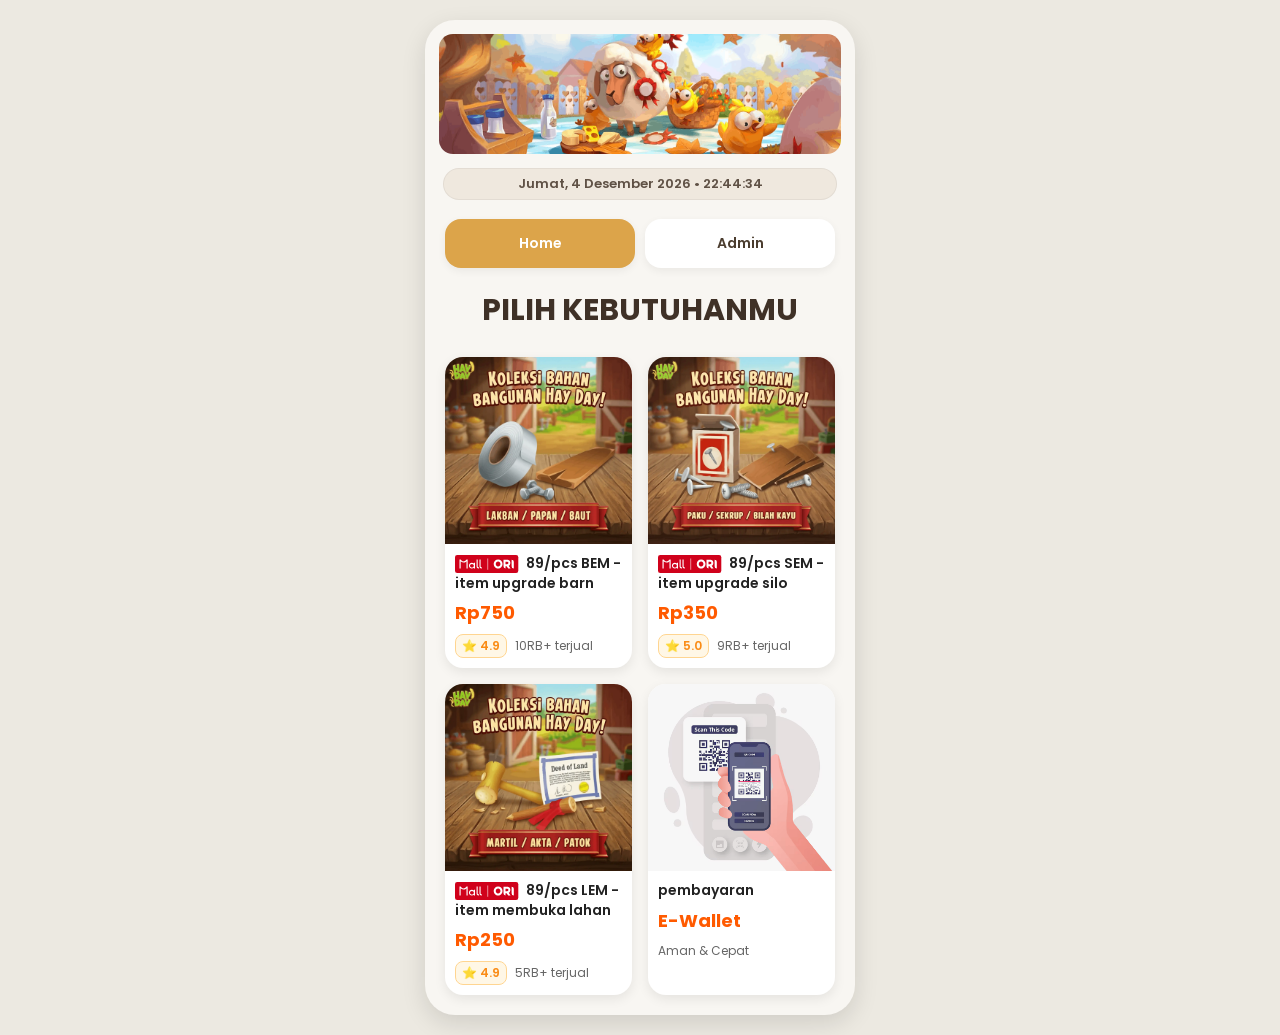
<file: index.html>
<!DOCTYPE html>
<html lang="id">
  <head>
    <meta charset="UTF-8" />
    <meta name="viewport" content="width=device-width, initial-scale=1.0" />
    <link rel="icon" type="image/x-icon" href="assets/images/favicon.ico" />

    <title>KIOS HAYDAY</title>

    <link rel="stylesheet" href="assets/css/style.css" />

    <!-- FONT -->
    <link rel="preconnect" href="https://fonts.googleapis.com" />
    <link rel="preconnect" href="https://fonts.gstatic.com" crossorigin />

    <link
      href="https://fonts.googleapis.com/css2?family=Poppins:wght@400;500;600;700&display=swap"
      rel="stylesheet"
    />
  </head>

  <body>
    <div class="mobile-frame">
      <!-- COVER -->
      <!-- COVER -->
      <div class="header">
        <img src="assets/images/cover.png" alt="Cover" />
      </div>

      <div class="top-info">
        <div id="waktu"></div>
      </div>

      <!-- NAVBAR -->
      <div class="navbar">
        <a href="index.html" class="nav-btn active"> Home </a>

        <a href="admin.html" class="nav-btn"> Admin </a>
      </div>

      <!-- CONTENT -->
      <div class="content">
        <div class="title">
          <h1>PILIH KEBUTUHANMU</h1>
        </div>

        <div id="loadingPage" class="loading-page">
          📦 Memuat katalog...

          <div class="spinner"></div>
        </div>
        <div id="menuGrid" class="menu-grid" style="display: none">
          <!-- ITEM 1 -->
          <a href="checkout.html?produk=BEM" class="product-card">
            <div class="product-image">
              <img src="assets/images/bem.webp" alt="" />
            </div>

            <div class="product-info">
              <div class="product-name">
                <img src="assets/images/ori.svg" class="mall-badge" />
                89/pcs BEM - item upgrade barn
              </div>

              <div id="hargaBEM" class="product-price">Rp750</div>

              <div class="product-meta">
                <div class="rating-box">⭐ 4.9</div>

                <div>10RB+ terjual</div>
              </div>
            </div>
          </a>

          <!-- ITEM 2 -->
          <a href="checkout.html?produk=SEM" class="product-card">
            <div class="product-image">
              <img src="assets/images/sem.webp" alt="" />
            </div>

            <div class="product-info">
              <div class="product-name">
                <img src="assets/images/ori.svg" class="mall-badge" />
                89/pcs SEM - item upgrade silo
              </div>

              <div id="hargaSEM" class="product-price">Rp350</div>

              <div class="product-meta">
                <div class="rating-box">⭐ 5.0</div>

                <div>9RB+ terjual</div>
              </div>
            </div>
          </a>
          <!-- ITEM 3 -->
          <a href="checkout.html?produk=LEM" class="product-card">
            <div class="product-image">
              <img src="assets/images/lem.webp" alt="" />
            </div>

            <div class="product-info">
              <div class="product-name">
                <img src="assets/images/ori.svg" class="mall-badge" />
                89/pcs LEM - item membuka lahan
              </div>

              <div id="hargaLEM" class="product-price">Rp250</div>

              <div class="product-meta">
                <div class="rating-box">⭐ 4.9</div>

                <div>5RB+ terjual</div>
              </div>
            </div>
          </a>
          <!-- ITEM 4 -->
          <!-- ITEM 4 -->
          <a href="payment.html" class="product-card">
            <div class="product-image">
              <img src="assets/images/paya.png" alt="" />
            </div>

            <div class="product-info">
              <div class="product-name">pembayaran</div>

              <div class="product-price">E-Wallet</div>

              <div class="product-meta">
                <div>Aman & Cepat</div>
              </div>
            </div>
          </a>
        </div>
      </div>
    </div>

    <script>
      const API_URL =
        "https://script.google.com/macros/s/AKfycbzy3Ku4FGpQm0CJTcTv8_jKcerRDlUNhLxXrbm6QeGMrsaIiq7Y0jzTk0Lb9EdSKy8/exec";

      function updateWaktu() {
        const sekarang = new Date();

        const hari = [
          "Minggu",
          "Senin",
          "Selasa",
          "Rabu",
          "Kamis",
          "Jumat",
          "Sabtu",
        ];

        const bulan = [
          "Januari",
          "Februari",
          "Maret",
          "April",
          "Mei",
          "Juni",
          "Juli",
          "Agustus",
          "September",
          "Oktober",
          "November",
          "Desember",
        ];

        const namaHari = hari[sekarang.getDay()];
        const tanggal = sekarang.getDate();
        const namaBulan = bulan[sekarang.getMonth()];
        const tahun = sekarang.getFullYear();

        let jam = sekarang.getHours().toString().padStart(2, "0");
        let menit = sekarang.getMinutes().toString().padStart(2, "0");
        let detik = sekarang.getSeconds().toString().padStart(2, "0");

        document.getElementById("waktu").innerHTML =
          `${namaHari}, ${tanggal} ${namaBulan} ${tahun} • ${jam}:${menit}:${detik}`;
      }

      updateWaktu();

      setInterval(updateWaktu, 1000);

      async function loadHargaProduk() {
        try {
          const res = await fetch(API_URL + "?action=settings");

          const data = await res.json();

          document.getElementById("hargaBEM").innerText =
            "Rp" + Number(data.BEM.harga).toLocaleString("id-ID");

          document.getElementById("hargaSEM").innerText =
            "Rp" + Number(data.SEM.harga).toLocaleString("id-ID");

          document.getElementById("hargaLEM").innerText =
            "Rp" + Number(data.LEM.harga).toLocaleString("id-ID");
          return true;
        } catch (err) {
          console.log("Gagal memuat harga", err);
        }
      }

      async function initPage() {
        await loadHargaProduk();

        document.getElementById("loadingPage").style.display = "none";

        document.getElementById("menuGrid").style.display = "grid";
      }

      initPage();
    </script>
  </body>
</html>
</file>
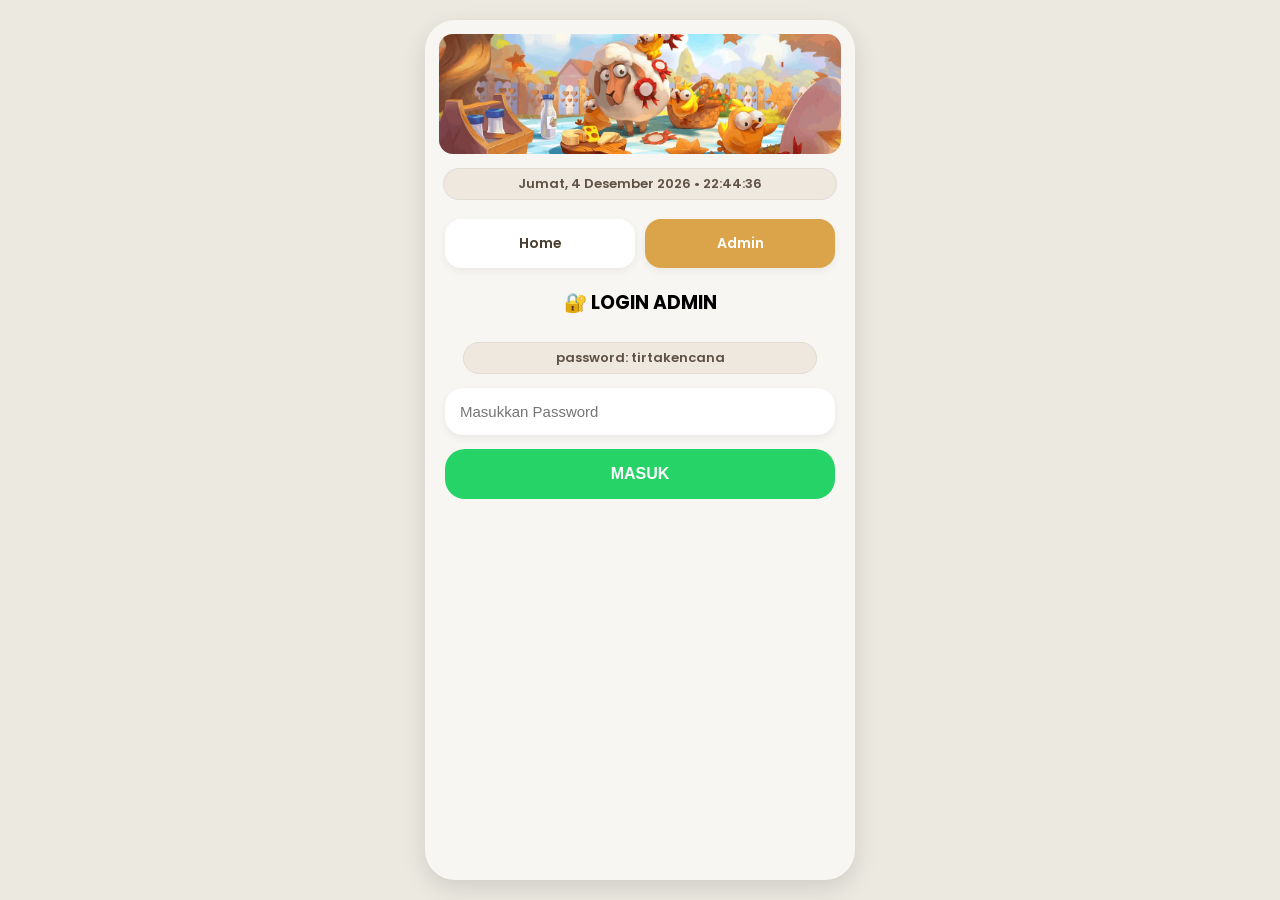
<file: admin-login.html>
<!DOCTYPE html>
<html lang="id">
  <head>
    <meta charset="UTF-8" />

    <meta name="viewport" content="width=device-width, initial-scale=1.0" />

    <title>Admin Login</title>
    <link rel="icon" type="image/x-icon" href="assets/images/favicon.ico" />
    <link rel="stylesheet" href="assets/css/style.css" />
    <!-- FONT -->
    <link rel="preconnect" href="https://fonts.googleapis.com" />
    <link rel="preconnect" href="https://fonts.gstatic.com" crossorigin />

    <link
      href="https://fonts.googleapis.com/css2?family=Poppins:wght@400;500;600;700&display=swap"
      rel="stylesheet"
    />
  </head>

  <body>
    <div class="mobile-frame">
      <!-- COVER -->
      <div class="header">
        <img src="assets/images/cover.png" alt="Cover" />
      </div>
      <div class="top-info">
        <div id="waktu"></div>
      </div>
      <div class="navbar">
        <a href="index.html" class="nav-btn"> Home </a>

        <a href="admin.html" class="nav-btn active"> Admin </a>
      </div>
      <div class="content">
        <h3 style="text-align: center">🔐 LOGIN ADMIN</h3>
        <br />
<div class="top-info">
        password: tirtakencana
      </div>
        <input
          id="password"
          class="input"
          type="password"
          placeholder="Masukkan Password"
        />

        <button class="button" onclick="login()">MASUK</button>
      </div>
    </div>

    <script>
      const API_URL =
        "https://script.google.com/macros/s/AKfycbzy3Ku4FGpQm0CJTcTv8_jKcerRDlUNhLxXrbm6QeGMrsaIiq7Y0jzTk0Lb9EdSKy8/exec";

      async function login() {
        const pass = document.getElementById("password").value;

        const res = await fetch(API_URL + "?action=adminPassword");

        const data = await res.json();

        if (pass === data.password) {
          localStorage.setItem("adminLogin", "true");

          localStorage.setItem("adminLoginTime", Date.now());

          location.href = "admin.html";
        } else {
          alert("Password salah");
        }
      }
      function updateWaktu() {
        const sekarang = new Date();

        const hari = [
          "Minggu",
          "Senin",
          "Selasa",
          "Rabu",
          "Kamis",
          "Jumat",
          "Sabtu",
        ];

        const bulan = [
          "Januari",
          "Februari",
          "Maret",
          "April",
          "Mei",
          "Juni",
          "Juli",
          "Agustus",
          "September",
          "Oktober",
          "November",
          "Desember",
        ];

        const namaHari = hari[sekarang.getDay()];
        const tanggal = sekarang.getDate();
        const namaBulan = bulan[sekarang.getMonth()];
        const tahun = sekarang.getFullYear();

        let jam = sekarang.getHours().toString().padStart(2, "0");
        let menit = sekarang.getMinutes().toString().padStart(2, "0");
        let detik = sekarang.getSeconds().toString().padStart(2, "0");

        document.getElementById("waktu").innerHTML =
          `${namaHari}, ${tanggal} ${namaBulan} ${tahun} • ${jam}:${menit}:${detik}`;
      }

      updateWaktu();

      setInterval(updateWaktu, 1000);
    </script>
  </body>
</html>
</file>
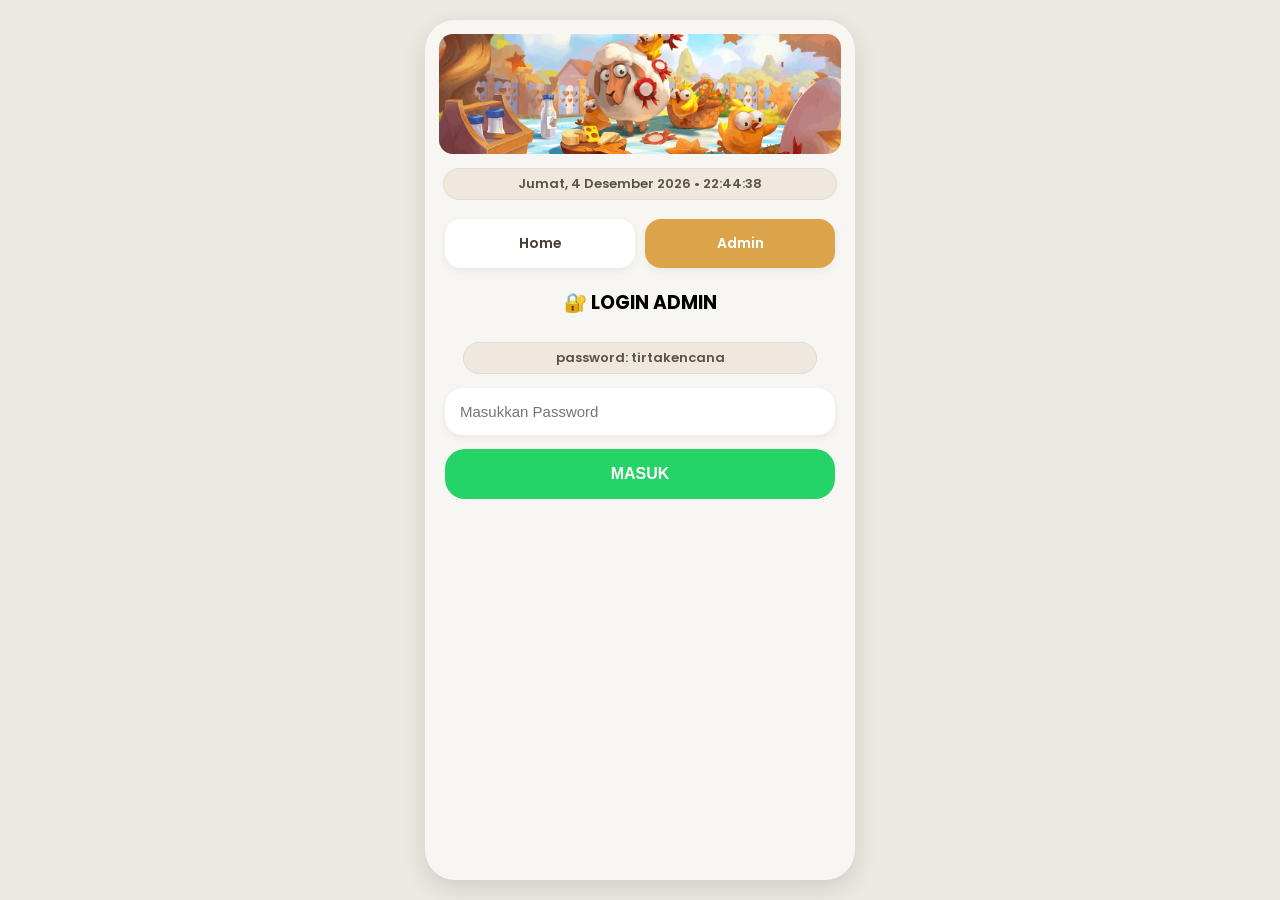
<file: admin.html>
<!DOCTYPE html>
<html lang="id">
  <head>
    <meta charset="UTF-8" />
    <meta name="viewport" content="width=device-width, initial-scale=1.0" />
    <link rel="stylesheet" href="assets/css/style.css" />
    <link rel="icon" type="image/x-icon" href="assets/images/favicon.ico" />
    <!-- FONT -->
    <link rel="preconnect" href="https://fonts.googleapis.com" />
    <link rel="preconnect" href="https://fonts.gstatic.com" crossorigin />

    <link
      href="https://fonts.googleapis.com/css2?family=Poppins:wght@400;500;600;700&display=swap"
      rel="stylesheet"
    />

    <title>KIOS HAYDAY ADMIN</title>
  </head>

  <body>
    <div class="mobile-frame">
      <!-- COVER -->
      <div class="header">
        <img src="assets/images/cover.png" alt="Cover" />
      </div>

      <div class="top-info">⚜️ ADMIN PANEL ⚜️</div>

      <div class="navbar">
        <button class="nav-btn" onclick="logout()">🚪 Admin Logout</button>
      </div>
      <br />

      <!-- NAVBAR -->
      <div class="navbar">
        <a href="index.html" class="nav-btn"> Home </a>

        <a href="admin.html" class="nav-btn active"> Admin </a>
      </div>
      <div class="content">
        <div class="total-box">
          <div class="total-label">TOTAL PENDING</div>

          <div class="total-price" id="pendingCount">0</div>
        </div>

        <div class="menu-tab">
          <button id="ordersTab" class="tab-btn active" onclick="showOrders()">
            📦 Pesanan
          </button>

          <button id="settingsTab" class="tab-btn" onclick="showSettings()">
            ⚙️ Pengaturan
          </button>
        </div>

        <div id="filterTabs" class="menu-tab">
          <button class="tab-btn active" onclick="setFilter('ALL', this)">
            ALL
          </button>

          <button class="tab-btn" onclick="setFilter('BEM', this)">BEM</button>

          <button class="tab-btn" onclick="setFilter('SEM', this)">SEM</button>

          <button class="tab-btn" onclick="setFilter('LEM', this)">LEM</button>
        </div>

        <div id="orderList" class="order-list"></div>
        <div id="settingsPanel" style="display: none"></div>
      </div>
    </div>
    <script>
      const isLogin = localStorage.getItem("adminLogin");

      const loginTime = localStorage.getItem("adminLoginTime");

      const maxAge = 24 * 60 * 60 * 1000;

      if (!isLogin || !loginTime || Date.now() - Number(loginTime) > maxAge) {
        localStorage.removeItem("adminLogin");

        localStorage.removeItem("adminLoginTime");

        location.href = "admin-login.html";
      }

      const API_URL =
        "https://script.google.com/macros/s/AKfycbzy3Ku4FGpQm0CJTcTv8_jKcerRDlUNhLxXrbm6QeGMrsaIiq7Y0jzTk0Lb9EdSKy8/exec";

      let allOrders = [];
      let currentFilter = "ALL";

      async function loadOrders(showLoading = false) {
        const list = document.getElementById("orderList");

        if (showLoading) {
          list.innerHTML = `
<div class="empty">

📦 Mengambil data pesanan...

<div class="spinner"></div>

</div>
`;
        }

        try {
          const res = await fetch(API_URL + "?action=orders");

          allOrders = await res.json();

          renderOrders();
        } catch (err) {
          list.innerHTML = `
<div class="empty">

❌ Gagal memuat pesanan

</div>
`;
        }
      }

      function setFilter(type, btn) {
        currentFilter = type;

        document
          .querySelectorAll(".tab-btn")
          .forEach((el) => el.classList.remove("active"));

        btn.classList.add("active");

        renderOrders();
      }

      function renderOrders() {
        const list = document.getElementById("orderList");

        list.innerHTML = "";

        let pending = 0;

        allOrders.forEach((order) => {
          if (order.status !== "PENDING") return;

          pending++;

          if (currentFilter !== "ALL" && currentFilter !== order.produk) {
            return;
          }

          let badge = "";

          if (order.produk === "BEM") {
            badge = '<span class="product-badge badge-bem">BEM</span>';
          }

          if (order.produk === "SEM") {
            badge = '<span class="product-badge badge-sem">SEM</span>';
          }

          if (order.produk === "LEM") {
            badge = '<span class="product-badge badge-lem">LEM</span>';
          }

          list.innerHTML += `
<div class="order-card">

${badge}

<div class="order-id">
${order.id}
</div>

<div class="order-name">
${order.nama}
</div>

<div class="order-info">

Jumlah Tag :
${order.jumlahTag}

<br>

Total :
Rp${Number(order.total).toLocaleString("id-ID")}

</div>

<div class="status-pending">

PENDING

</div>
<button
class="copy-btn"
onclick="copyTag('${order.id}')">

📋 SALIN TAG

</button>

<button
class="button"
onclick="
selesaikan(
'${order.sheet}',
${order.row}
)">

✅ SELESAIKAN

</button>

</div>
`;
        });

        document.getElementById("pendingCount").innerText = pending;
      }

      async function selesaikan(sheet, row) {
        if (!confirm("Pesanan sudah selesai?")) {
          return;
        }

        await fetch(API_URL, {
          method: "POST",
          body: JSON.stringify({
            action: "complete",
            sheet: sheet,
            row: row,
          }),
        });

        showNotif("Pesanan selesai");

        loadOrders();
      }

      loadOrders(true);

      setInterval(() => {
        loadOrders(false);
      }, 60000);
      function copyTag(id) {
        const order = allOrders.find((o) => o.id === id);

        if (!order) return;

        navigator.clipboard.writeText(order.daftarTag || "").then(() => {
          showNotif("Tag berhasil disalin");
        });
      }
      function showNotif(text) {
        const notif = document.getElementById("notif");

        notif.innerText = text;

        notif.classList.add("show");

        setTimeout(() => {
          notif.classList.remove("show");
        }, 3000);
      }
      async function loadSettings() {
        const res = await fetch(API_URL + "?action=settings");

        const data = await res.json();

        document.getElementById("settingsPanel").innerHTML = `

<div class="order-card">

<h3>harga BEM/tag</h3>



<input
id="bemHarga"
class="input"
value="${data.BEM.harga}">

</div>

<div class="order-card">

<h3>harga SEM/tag</h3>



<input
id="semHarga"
class="input"
value="${data.SEM.harga}">

</div>

<div class="order-card">

<h3>harga LEM/tag</h3>



<input
id="lemHarga"
class="input"
value="${data.LEM.harga}">

</div>

<button
class="button"
onclick="simpanSettings()">

💾 SIMPAN

</button>

`;
      }

      async function updateProduk(produk, nama, harga) {
        await fetch(API_URL, {
          method: "POST",
          body: JSON.stringify({
            action: "updateSetting",

            produk: produk,

            nama: nama,

            harga: Number(harga),
          }),
        });
      }

      async function simpanSettings() {
        await updateProduk(
          "BEM",
          document.getElementById("bemNama").value,
          document.getElementById("bemHarga").value,
        );

        await updateProduk(
          "SEM",
          document.getElementById("semNama").value,
          document.getElementById("semHarga").value,
        );

        await updateProduk(
          "LEM",
          document.getElementById("lemNama").value,
          document.getElementById("lemHarga").value,
        );

        showNotif("✅ Pengaturan berhasil disimpan");
      }

      async function showSettings() {
        document.getElementById("filterTabs").style.display = "none";

        document.getElementById("ordersTab").classList.remove("active");

        document.getElementById("settingsTab").classList.add("active");

        document.getElementById("orderList").style.display = "none";

        const panel = document.getElementById("settingsPanel");

        panel.style.display = "block";

        panel.innerHTML = `
<div class="empty">

⚙️ Mengambil pengaturan...

<div class="spinner"></div>

</div>
`;

        await loadSettings();
      }

      function showOrders() {
        document.getElementById("settingsTab").classList.remove("active");

        document.getElementById("ordersTab").classList.add("active");

        document.getElementById("filterTabs").style.display = "flex";

        document.getElementById("orderList").style.display = "block";

        document.getElementById("settingsPanel").style.display = "none";
      }

      function logout() {
        localStorage.removeItem("adminLogin");

        localStorage.removeItem("adminLoginTime");

        location.href = "admin-login.html";
      }
    </script>
    <div id="notif" class="notif"></div>
  </body>
</html>
</file>
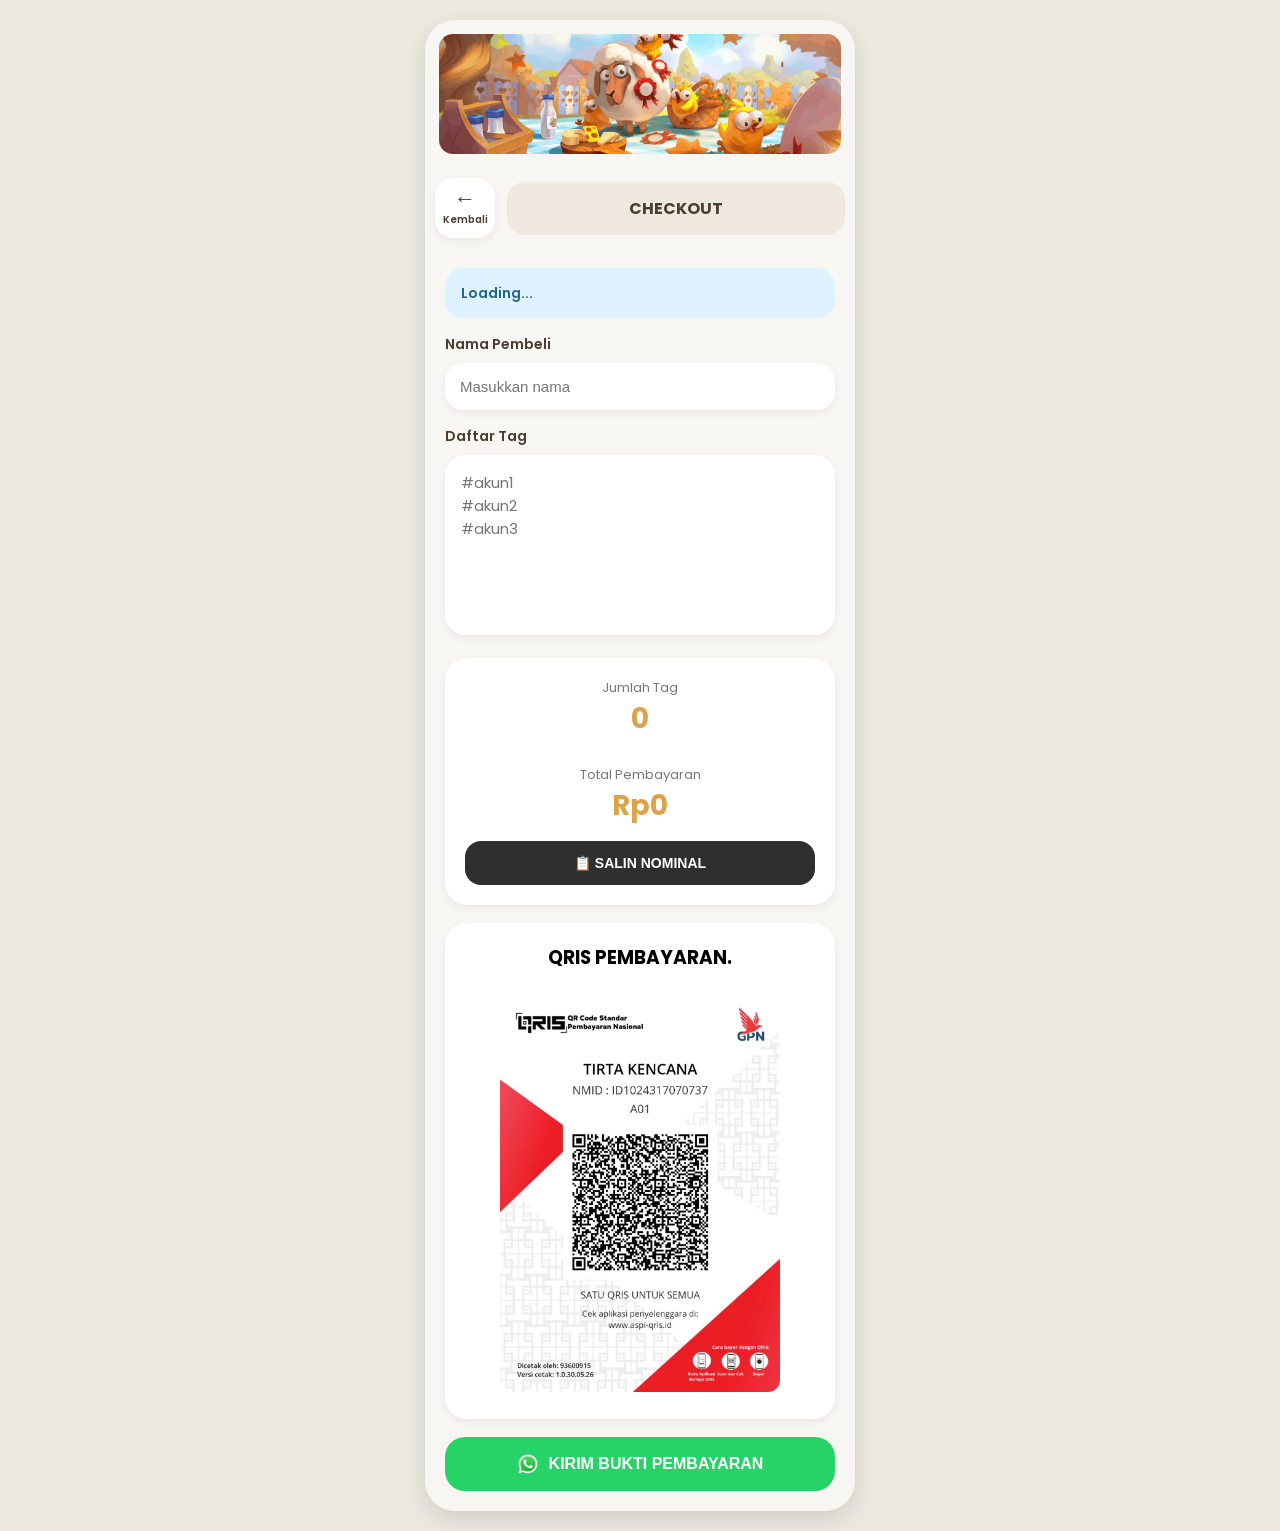
<file: checkout.html>
<!DOCTYPE html>

<html lang="id">
  <head>
    <meta charset="UTF-8" />
    <meta name="viewport" content="width=device-width, initial-scale=1.0" />
    <link rel="icon" type="image/x-icon" href="assets/images/favicon.ico" />

    <title>BEM Checkout</title>

    <link rel="stylesheet" href="assets/css/style.css" />

    <!-- FONT -->
    <link rel="preconnect" href="https://fonts.googleapis.com" />
    <link rel="preconnect" href="https://fonts.gstatic.com" crossorigin />

    <link
      href="https://fonts.googleapis.com/css2?family=Poppins:wght@400;500;600;700&display=swap"
      rel="stylesheet"
    />
  </head>

  <body>
    <div class="mobile-frame">
      <!-- COVER -->
      <div class="header">
        <img src="assets/images/cover.png" alt="Cover" />
      </div>

      <div class="checkout-header">
        <a href="index.html" class="back-btn">
          <span class="back-arrow">←</span>

          <span class="back-text"> Kembali </span>
        </a>

        <div class="checkout-title" id="checkoutTitle">CHECKOUT</div>
      </div>

      <div class="content">
        <div id="infoProduk" class="alert-box alert-info show">Loading...</div>

        <div class="form-group">
          <label>Nama Pembeli</label>
          <input id="nama" class="input" placeholder="Masukkan nama" />
        </div>

        <div class="form-group">
          <label>Daftar Tag</label>

          <textarea
            id="tagList"
            placeholder="#akun1
#akun2
#akun3"
          ></textarea>
        </div>

        <div class="total-box">
          <div class="total-label">Jumlah Tag</div>

          <div id="jumlahTag" class="total-price">0</div>

          <br />

          <div class="total-label">Total Pembayaran</div>

          <div id="totalHarga" class="total-price">Rp0</div>

          <button type="button" class="copy-btn" onclick="copyTotal()">
            📋 SALIN NOMINAL
          </button>
        </div>

        <div class="qris-box">
          <h3>QRIS PEMBAYARAN.</h3>

          <br />

          <img src="assets/images/qris.jpg" alt="QRIS" />
        </div>

        <button class="button" onclick="kirimPesanan()">
          <img
            src="assets/images/whatsapp.svg.webp"
            class="wa-icon"
            alt="WhatsApp"
          />

          KIRIM BUKTI PEMBAYARAN
        </button>
      </div>
    </div>

    <script>
      const WEBAPP_URL =
        "https://script.google.com/macros/s/AKfycbzy3Ku4FGpQm0CJTcTv8_jKcerRDlUNhLxXrbm6QeGMrsaIiq7Y0jzTk0Lb9EdSKy8/exec";

      const params = new URLSearchParams(window.location.search);

      const PRODUK = params.get("produk") || "BEM";

      let HARGA = 0;

      document.title = PRODUK + " Checkout";

      async function loadSettings() {
        const res = await fetch(WEBAPP_URL + "?action=settings");

        const settings = await res.json();

        HARGA = settings[PRODUK].harga;

        document.getElementById("checkoutTitle").innerHTML =
          `⚜️ ${settings[PRODUK].nama} CHECKOUT ⚜️`;

        document.getElementById("infoProduk").innerHTML =
          `Harga 89/pcs ${settings[PRODUK].nama} Rp${Number(HARGA).toLocaleString("id-ID")}
<br>
Minimal pembelian 2 tag`;
      }

      loadSettings();

      const tagList = document.getElementById("tagList");

      tagList.addEventListener("input", updateTotal);

      function updateTotal() {
        const tags = tagList.value.split("\n").filter((x) => x.trim() !== "");

        const jumlah = tags.length;

        const total = jumlah * HARGA;

        document.getElementById("jumlahTag").innerText = jumlah;

        document.getElementById("totalHarga").innerText =
          "Rp" + total.toLocaleString("id-ID");
      }

      function copyTotal() {
        const tags = document
          .getElementById("tagList")
          .value.split("\n")
          .filter((x) => x.trim() !== "");

        const total = tags.length * HARGA;

        navigator.clipboard.writeText(total.toString());

        showNotif("📋 Nominal disalin: Rp" + total.toLocaleString("id-ID"));
      }

      async function kirimPesanan() {
        const nama = document.getElementById("nama").value.trim();

        const tags = tagList.value.split("\n").filter((x) => x.trim() !== "");

        if (!nama) {
          showNotif("️⚠️ Masukkan nama pembeli");

          return;
        }

        if (tags.length < 2) {
          showNotif("⚠️ Minimal pembelian 2 tag");

          return;
        }

        const total = tags.length * HARGA;

        const btn = document.querySelector(".button");

        btn.disabled = true;

        btn.innerText = "MENGIRIM...";

        try {
          await fetch(WEBAPP_URL, {
            method: "POST",
            mode: "no-cors",

            body: JSON.stringify({
              produk: PRODUK,

              nama: nama,

              jumlahTag: tags.length,

              daftarTag: tags.join("\n"),

              total: total,
            }),
          });

          const nomorWA = "6285807254128";

          const pesan = `Halo Admin

Saya sudah melakukan pembayaran.
Nama: ${nama}
Produk: ${PRODUK}
Jumlah Tag: ${tags.length}
Total: Rp${total.toLocaleString("id-ID")}

Mohon diproses, bukti transfer saya kirim pada chat ini.`;

          showNotif(
            "✅ Pesanan berhasil dikirim.\nSilakan kirim bukti pembayaran ke WhatsApp Admin.",
          );

          window.open(
            `https://wa.me/${nomorWA}?text=${encodeURIComponent(pesan)}`,
            "_blank",
          );

          setTimeout(() => {
            location.reload();
          }, 1000);
        } catch (err) {
          showNotif("❌ Gagal mengirim pesanan");
        }

        btn.disabled = false;

        btn.innerText = "KIRIM PESANAN";
      }

      let notifTimer;

      function showNotif(pesan) {
        const notif = document.getElementById("notif");

        notif.innerText = pesan;

        notif.classList.add("show");

        clearTimeout(notifTimer);

        notifTimer = setTimeout(() => {
          notif.classList.remove("show");
        }, 1500);
      }
    </script>
    <div id="notif" class="notif"></div>
  </body>
</html>
</file>
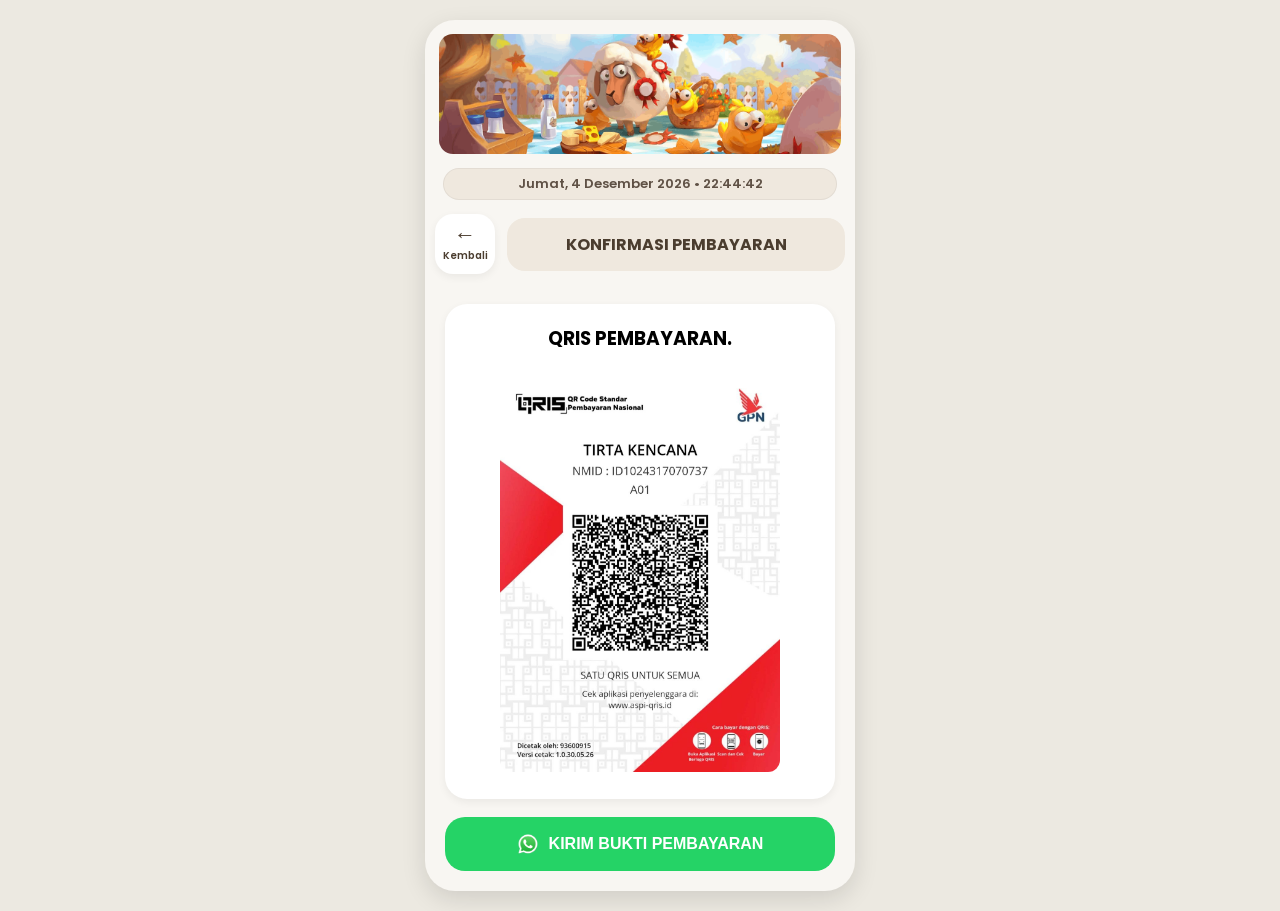
<file: payment.html>
<!DOCTYPE html>
<html lang="id">
  <head>
    <meta charset="UTF-8" />
    <meta name="viewport" content="width=device-width, initial-scale=1.0" />
    <link rel="icon" type="image/x-icon" href="assets/images/favicon.ico" />

    <title>KIOS HAYDAY</title>

    <link rel="stylesheet" href="assets/css/style.css" />

    <!-- FONT -->
    <link rel="preconnect" href="https://fonts.googleapis.com" />
    <link rel="preconnect" href="https://fonts.gstatic.com" crossorigin />

    <link
      href="https://fonts.googleapis.com/css2?family=Poppins:wght@400;500;600;700&display=swap"
      rel="stylesheet"
    />
  </head>

  <body>
    <div class="mobile-frame">
      <!-- COVER -->
      <div class="header">
        <img src="assets/images/cover.png" alt="Cover" />
      </div>

      <div class="top-info">
        <div id="waktu"></div>
      </div>

      <div class="checkout-header">
        <a href="index.html" class="back-btn">
          <span class="back-arrow">←</span>

          <span class="back-text"> Kembali </span>
        </a>

        <div class="checkout-title" id="checkoutTitle">
          KONFIRMASI PEMBAYARAN
        </div>
      </div>

      <div class="content">
        <div class="qris-box">
          <h3>QRIS PEMBAYARAN.</h3>

          <br />

          <img src="assets/images/qris.jpg" alt="QRIS" />
        </div>
        <button
          class="button"
          onclick="window.open('https://wa.link/d5e1k8', '_blank')"
        >
          <img
            src="assets/images/whatsapp.svg.webp"
            class="wa-icon"
            alt="WhatsApp"
          />
          KIRIM BUKTI PEMBAYARAN
        </button>
      </div>
    </div>
    <script>
      function updateWaktu() {
        const sekarang = new Date();

        const hari = [
          "Minggu",
          "Senin",
          "Selasa",
          "Rabu",
          "Kamis",
          "Jumat",
          "Sabtu",
        ];

        const bulan = [
          "Januari",
          "Februari",
          "Maret",
          "April",
          "Mei",
          "Juni",
          "Juli",
          "Agustus",
          "September",
          "Oktober",
          "November",
          "Desember",
        ];

        const namaHari = hari[sekarang.getDay()];
        const tanggal = sekarang.getDate();
        const namaBulan = bulan[sekarang.getMonth()];
        const tahun = sekarang.getFullYear();

        let jam = sekarang.getHours().toString().padStart(2, "0");
        let menit = sekarang.getMinutes().toString().padStart(2, "0");
        let detik = sekarang.getSeconds().toString().padStart(2, "0");

        document.getElementById("waktu").innerHTML =
          `${namaHari}, ${tanggal} ${namaBulan} ${tahun} • ${jam}:${menit}:${detik}`;
      }

      updateWaktu();

      setInterval(updateWaktu, 1000);
    </script>
  </body>
</html>
</file>
<file: assets/css/style.css>
* {
  margin: 0;
  padding: 0;
  box-sizing: border-box;
}

body {
  background: #ece9e1;
  font-family: "Poppins", sans-serif;
  display: flex;
  justify-content: center;
  padding: 20px 10px;
  min-height: 100vh;
}

.mobile-frame {
  width: 100%;
  max-width: 430px;
  background: #f8f6f2;
  border-radius: 30px;
  overflow: hidden;
  box-shadow: 0 8px 25px rgba(0, 0, 0, 0.12);
}

.header {
  padding: 14px;
}

.header img {
  width: 100%;
  height: 120px;
  object-fit: cover;
  border-radius: 14px;
  display: block;
}

.content {
  padding: 20px;
}

.title {
  text-align: center;
  margin-bottom: 24px;
  font-size: 30px;
  color: #3f3127;
  font-weight: 700;
}

.title h1 {
  font-size: 30px;
  color: #3f3127;
}

.price {
  margin-top: 4px;
  font-size: 18px;
  font-weight: 700;
  color: #7a5a3d;
}

.form-group {
  margin-bottom: 16px;
}

.form-group label {
  display: block;
  margin-bottom: 8px;
  font-size: 14px;
  font-weight: 600;
  color: #4b3d2f;
}

.input {
  width: 100%;
  border: none;
  background: #fff;
  border-radius: 18px;
  padding: 15px;
  font-size: 15px;
  outline: none;
  box-shadow: 0 3px 8px rgba(0, 0, 0, 0.06);

  -webkit-tap-highlight-color: transparent;
}

textarea {
  width: 100%;
  height: 180px;
  border: none;
  resize: none;
  background: #fff;
  border-radius: 20px;
  padding: 16px;
  font-size: 15px;
  outline: none;
  box-shadow: 0 3px 8px rgba(0, 0, 0, 0.06);
  font-family: "Poppins", sans-serif;

  -webkit-tap-highlight-color: transparent;
}

.button {
  width: 100%;
  border: none;
  background: #e3a43b;
  color: #fff;
  font-size: 16px;
  font-weight: 700;
  padding: 16px;
  border-radius: 20px;
  margin-top: 14px;
  cursor: pointer;

  -webkit-tap-highlight-color: transparent;
}

.button:active {
  transform: scale(0.98);
}

.notif {
  position: fixed;
  bottom: 25px;
  left: 50%;
  transform: translateX(-50%) translateY(100px);

  background: #2f2f2f;
  color: #fff;

  padding: 14px 20px;

  border-radius: 14px;

  font-size: 14px;
  font-weight: 600;

  opacity: 0;

  transition: 0.3s;

  z-index: 9999;
}

.notif.show {
  opacity: 1;
  transform: translateX(-50%) translateY(0);
}

/* NAVBAR */

.navbar {
  display: flex;
  gap: 10px;
  padding: 5px 20px 0;
}

.nav-btn {
  flex: 1;

  text-decoration: none;

  background: #ffffff;

  color: #4b3d2f;

  text-align: center;

  padding: 14px;

  border-radius: 16px;

  font-size: 14px;
  font-weight: 600;

  box-shadow: 0 3px 8px rgba(0, 0, 0, 0.06);

  transition: 0.2s;
}

.nav-btn.active {
  background: #dca44a;
  color: #fff;
}

/* MEMBER */

.member-box {
  background: #fff;
  padding: 18px;
  border-radius: 22px;
  margin-bottom: 22px;
  box-shadow: 0 3px 8px rgba(0, 0, 0, 0.06);
}

.member-title {
  font-size: 16px;
  font-weight: 700;
  color: #3f3127;
  margin-bottom: 6px;
}

.member-subtitle {
  font-size: 13px;
  color: #7a5a3d;
  margin-bottom: 16px;
  line-height: 1.6;
}

.member-row {
  display: flex;
  gap: 10px;
}

.verify-btn {
  border: none;
  background: #dca44a;
  color: #fff;
  padding: 0 18px;
  border-radius: 16px;
  font-weight: 700;
  cursor: pointer;
}

.locked {
  opacity: 0.45;
  pointer-events: none;
}

/* ALERT */

.alert-box {
  display: none;
  padding: 14px 16px;
  border-radius: 18px;
  margin-bottom: 16px;
  font-size: 14px;
  font-weight: 600;
  line-height: 1.6;
}

.alert-box.show {
  display: block;
}

.alert-success {
  background: #dff3d8;
  color: #2e6b2e;
}

.alert-warning {
  background: #fff5d6;
  color: #8a6d1d;
}

.alert-error {
  background: #ffdede;
  color: #a13a3a;
}

.alert-info {
  background: #dff2ff;
  color: #276587;
}
/* =========================
   INDEX PAGE
========================= */

.top-info {
  margin: 0 18px 14px;

  background: #efe8de;

  border-radius: 16px;

  padding: 5px 16px;

  display: flex;
  flex-direction: column;

  justify-content: center;
  align-items: center;

  gap: 4px;

  border: 1px solid rgba(0, 0, 0, 0.05);

  font-size: 13px;
  font-weight: 600;

  color: #5f5145;

  text-align: center;
}

#jam {
  color: #d28f2c;
  font-weight: 700;
  font-size: 18px;
}

.menu-grid {
  display: grid;
  grid-template-columns: 1fr 1fr;
  gap: 16px;
}

.product-card {
  background: #fff;
  border-radius: 18px;
  overflow: hidden;
  box-shadow: 0 4px 12px rgba(0, 0, 0, 0.08);
  text-decoration: none;
  color: inherit;
  transition: 0.2s;
}

.product-card:hover {
  transform: translateY(-2px);
}

.product-image {
  width: 100%;
  aspect-ratio: 1/1;
  overflow: hidden;
  background: #f5f5f5;
}

.product-image img {
  width: 100%;
  height: 100%;
  object-fit: cover;
  display: block;
}

.product-info {
  padding: 10px;
}

.product-name {
  font-size: 14px;
  font-weight: 600;
  line-height: 1.4;
  color: #222;
  margin-bottom: 6px;

  display: -webkit-box;
  -webkit-line-clamp: 2;
  -webkit-box-orient: vertical;
  overflow: hidden;
}

.mall-badge {
  height: 18px;
  vertical-align: middle;
  margin-right: 4px;
}

.product-price {
  font-size: 18px;
  font-weight: 700;
  color: #ff5a00;
  margin-bottom: 8px;
}

.product-meta {
  display: flex;
  align-items: center;
  gap: 8px;
  font-size: 12px;
  color: #666;
}

.rating-box {
  display: flex;
  align-items: center;
  gap: 3px;

  background: #fff7e6;
  border: 1px solid #ffd591;

  padding: 2px 6px;
  border-radius: 8px;

  color: #fa8c16;
  font-weight: 600;
}

/* =========================
   ADMIN PAGE
========================= */

.cover {
  height: 170px;
  background: #d8c4a2;

  display: flex;
  align-items: center;
  justify-content: center;

  font-size: 26px;
  font-weight: 700;

  color: #fff;
}

.order-list {
  margin-top: 4px;
  padding: 0 18px 24px;
}

.empty {
  text-align: center;
  opacity: 0.7;
  padding: 30px;
  font-size: 15px;
  font-weight: 600;
  color: #7a5a3d;
}

.loading-dots::after {
  content: "";
  animation: dots 1.5s infinite;
}

@keyframes dots {
  0% {
    content: "";
  }

  33% {
    content: ".";
  }

  66% {
    content: "..";
  }

  100% {
    content: "...";
  }
}

.spinner {
  width: 40px;
  height: 40px;
  margin: 15px auto 0;

  border: 4px solid #e5d5b6;
  border-top: 4px solid #dca44a;

  border-radius: 50%;

  animation: spin 0.8s linear infinite;
}

@keyframes spin {
  from {
    transform: rotate(0deg);
  }

  to {
    transform: rotate(360deg);
  }
}

/* SECTION TITLE */

.section-title {
  font-size: 11px;

  font-weight: 700;

  color: #9b866d;

  margin: 0 20px 10px;

  letter-spacing: 1px;

  text-transform: uppercase;
}

/* MENU TAB */

.menu-tab {
  margin: 0 18px 18px;

  background: #efe8de;

  border-radius: 18px;

  display: flex;

  overflow: hidden;

  border: 1px solid rgba(0, 0, 0, 0.05);
}

/* TAB BUTTON */

.tab-btn {
  flex: 1;

  border: none;

  background: transparent;

  padding: 12px 8px;

  font-size: 12px;
  font-weight: 600;

  color: #6a5848;

  cursor: pointer;

  transition: 0.25s;
}

.tab-btn:not(:last-child) {
  border-right: 1px solid rgba(0, 0, 0, 0.06);
}

.tab-btn.active {
  background: #d7a04c;
  color: white;
}

/* NAVIGASI TANGGAL */

.tanggal-nav {
  display: flex;

  overflow-x: auto;

  margin-bottom: 22px;

  background: #efe8de;

  border-radius: 20px;

  border: 1px solid rgba(0, 0, 0, 0.05);

  scrollbar-width: none;

  -webkit-overflow-scrolling: touch;
}

.tanggal-nav::-webkit-scrollbar {
  display: none;
}

/* BUTTON TANGGAL */

.tanggal-btn {
  flex: none;

  min-width: 140px;

  border: none;

  background: transparent;

  padding: 16px 20px;

  white-space: nowrap;

  font-size: 15px;
  font-weight: 700;

  color: #6a5848;

  cursor: pointer;

  transition: 0.25s;
}

.tanggal-btn:not(:last-child) {
  border-right: 1px solid rgba(0, 0, 0, 0.06);
}

.tanggal-btn.active {
  background: #d7a04c;
  color: #fff;
}

/* TXT BOX */

.txt-box {
  background: #fff;

  border-radius: 24px;

  padding: 18px;

  box-shadow: 0 3px 10px rgba(0, 0, 0, 0.05);
}

.txt-box textarea {
  width: 100%;

  min-height: 420px;

  border: none;

  resize: none;

  outline: none;

  background: transparent;

  font-size: 15px;

  line-height: 1.9;

  color: #2f2f2f;

  font-family: "Poppins", sans-serif;
}

.product-badge {
  display: inline-block;

  padding: 6px 14px;

  border-radius: 999px;

  font-size: 12px;
  font-weight: 700;

  color: #fff;

  margin-bottom: 14px;
}

.badge-bem {
  background: #dca44a;
}

.badge-sem {
  background: #4a8fdc;
}

.badge-lem {
  background: #4adc7c;
}

.copy-btn {
  width: 100%;

  border: none;

  margin-top: 14px;

  background: #2f2f2f;

  color: #fff;

  padding: 14px;

  border-radius: 16px;

  font-size: 14px;
  font-weight: 700;

  cursor: pointer;
}

/* HEADER TEXT */

.header-text {
  margin: 14px 14px 10px;

  background: linear-gradient(135deg, #dca44a, #b67a1f);

  border-radius: 24px;

  min-height: 77px;

  display: flex;
  align-items: center;
  justify-content: center;

  text-align: center;

  padding: 20px;

  color: #fff;

  font-size: 22px;
  font-weight: 700;

  line-height: 1.7;

  letter-spacing: 1px;

  box-shadow: 0 6px 18px rgba(0, 0, 0, 0.12);
}
.total-box {
  background: #fff;
  padding: 20px;
  border-radius: 22px;
  margin-bottom: 18px;
  text-align: center;
  box-shadow: 0 3px 8px rgba(0, 0, 0, 0.06);
}

.total-label {
  font-size: 13px;
  color: #777;
}

.total-price {
  font-size: 28px;
  font-weight: 700;
  color: #dca44a;
}

.qris-box {
  background: #fff;
  padding: 20px;
  border-radius: 22px;
  margin-bottom: 18px;
  text-align: center;
  box-shadow: 0 3px 8px rgba(0, 0, 0, 0.06);
}

.qris-box img {
  width: 100%;
  max-width: 280px;
  border-radius: 12px;
}
.button {
  width: 100%;
  border: none;
  background: #25d366;
  color: #fff;
  font-size: 16px;
  font-weight: 700;
  padding: 16px;
  border-radius: 20px;
  margin-top: 14px;
  cursor: pointer;

  display: flex;
  align-items: center;
  justify-content: center;
  gap: 10px;
}

.wa-icon {
  width: 22px;
  height: 22px;
}
.order-card {
  background: #fff;
  border-radius: 22px;
  padding: 18px;
  margin-bottom: 16px;
  box-shadow: 0 3px 8px rgba(0, 0, 0, 0.06);
}

.order-id {
  font-size: 12px;
  color: #888;
  margin-bottom: 8px;
}

.order-name {
  font-size: 18px;
  font-weight: 700;
  margin-bottom: 10px;
  color: #3f3127;
}

.order-info {
  font-size: 14px;
  line-height: 1.8;
  color: #555;
}

.status-pending {
  display: inline-block;
  margin-top: 12px;
  padding: 6px 12px;
  border-radius: 999px;
  background: #ffe3e3;
  color: #c0392b;
  font-size: 12px;
  font-weight: 700;
}

.status-done {
  display: inline-block;
  margin-top: 12px;
  padding: 6px 12px;
  border-radius: 999px;
  background: #dff3d8;
  color: #2e6b2e;
  font-size: 12px;
  font-weight: 700;
}
.admin-title {
  text-align: center;
  font-size: 16px;
  font-weight: 700;
  color: #3f3127;
  margin-bottom: 0px;
}
.back-wrap {
  padding: 0 20px 15px;
}

.back-btn:hover {
  transform: translateY(-2px);
}

.back-btn:active {
  transform: scale(0.97);
}
.checkout-header {
  display: flex;
  align-items: center;
  gap: 12px;

  margin: 10px;
}

.checkout-title {
  flex: 1;

  background: #efe8de;

  border-radius: 18px;

  padding: 14px;

  text-align: center;

  font-size: 16px;
  font-weight: 700;

  color: #4b3d2f;
}

.back-btn {
  width: 60px;
  height: 60px;

  display: flex;
  flex-direction: column;

  align-items: center;
  justify-content: center;

  text-decoration: none;

  background: #fff;

  color: #4b3d2f;

  border-radius: 18px;

  box-shadow: 0 3px 8px rgba(0, 0, 0, 0.06);

  transition: 0.2s;
}

.back-btn:active {
  transform: scale(0.96);
}

.back-arrow {
  font-size: 22px;
  font-weight: 700;
  line-height: 1;
}

.back-text {
  font-size: 10px;
  font-weight: 600;
  margin-top: 2px;
}
.loading-page {
  text-align: center;
  padding: 40px 20px;
  font-size: 15px;
  font-weight: 600;
  color: #7a5a3d;
}

.spinner {
  width: 40px;
  height: 40px;
  margin: 15px auto 0;

  border: 4px solid #e5d5b6;
  border-top: 4px solid #dca44a;

  border-radius: 50%;

  animation: spin 0.8s linear infinite;
}

@keyframes spin {
  from {
    transform: rotate(0deg);
  }

  to {
    transform: rotate(360deg);
  }
}
.logout-btn{
  width:auto;
  padding:8px 14px;
  font-size:12px;

}
.admin-actions{
  display:flex;
  justify-content:flex-end;
  margin-bottom:12px;
}

.logout-wrap{
  display:flex;
  justify-content:flex-end;
  margin-top:10px;
}

.admin-header{
  display:flex;
  align-items:center;
  justify-content:space-between;
}

.logout-icon{
  border:none;
  background:none;
  font-size:22px;
  cursor:pointer;
}
</file>
